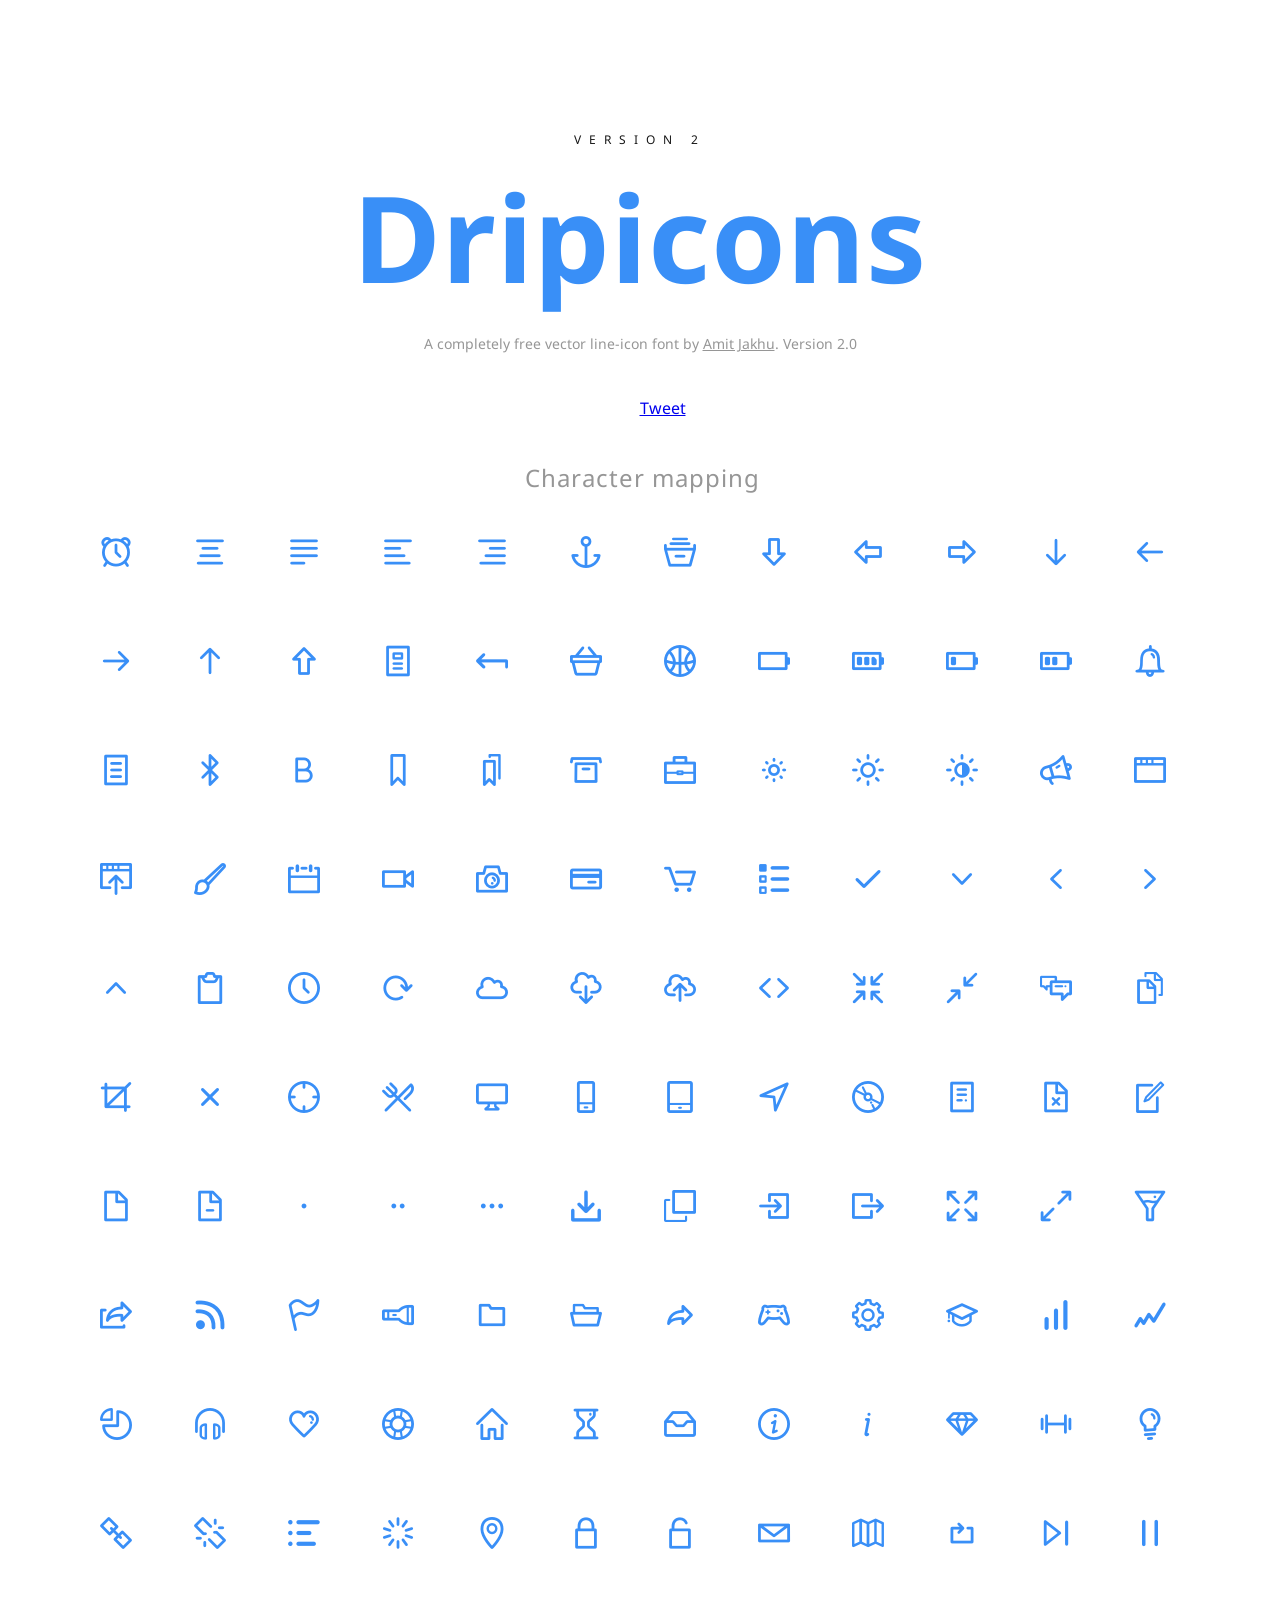
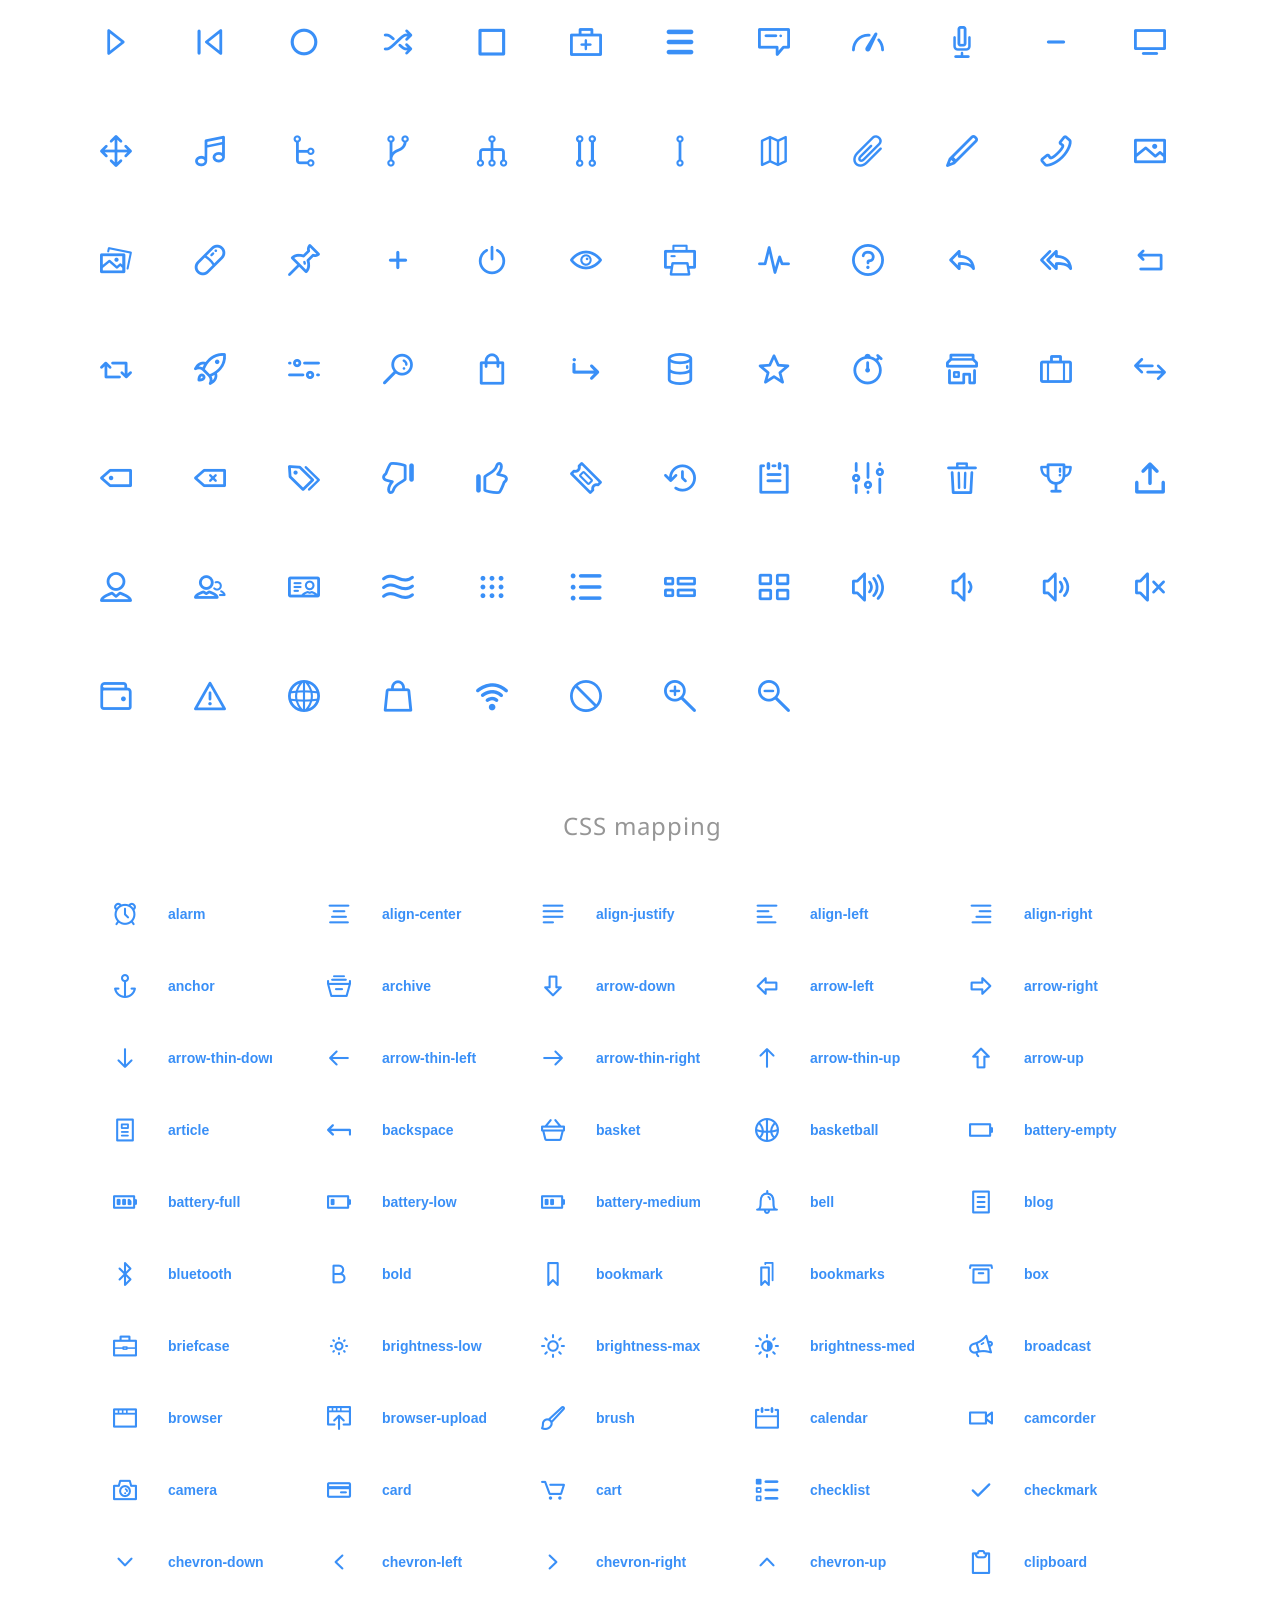
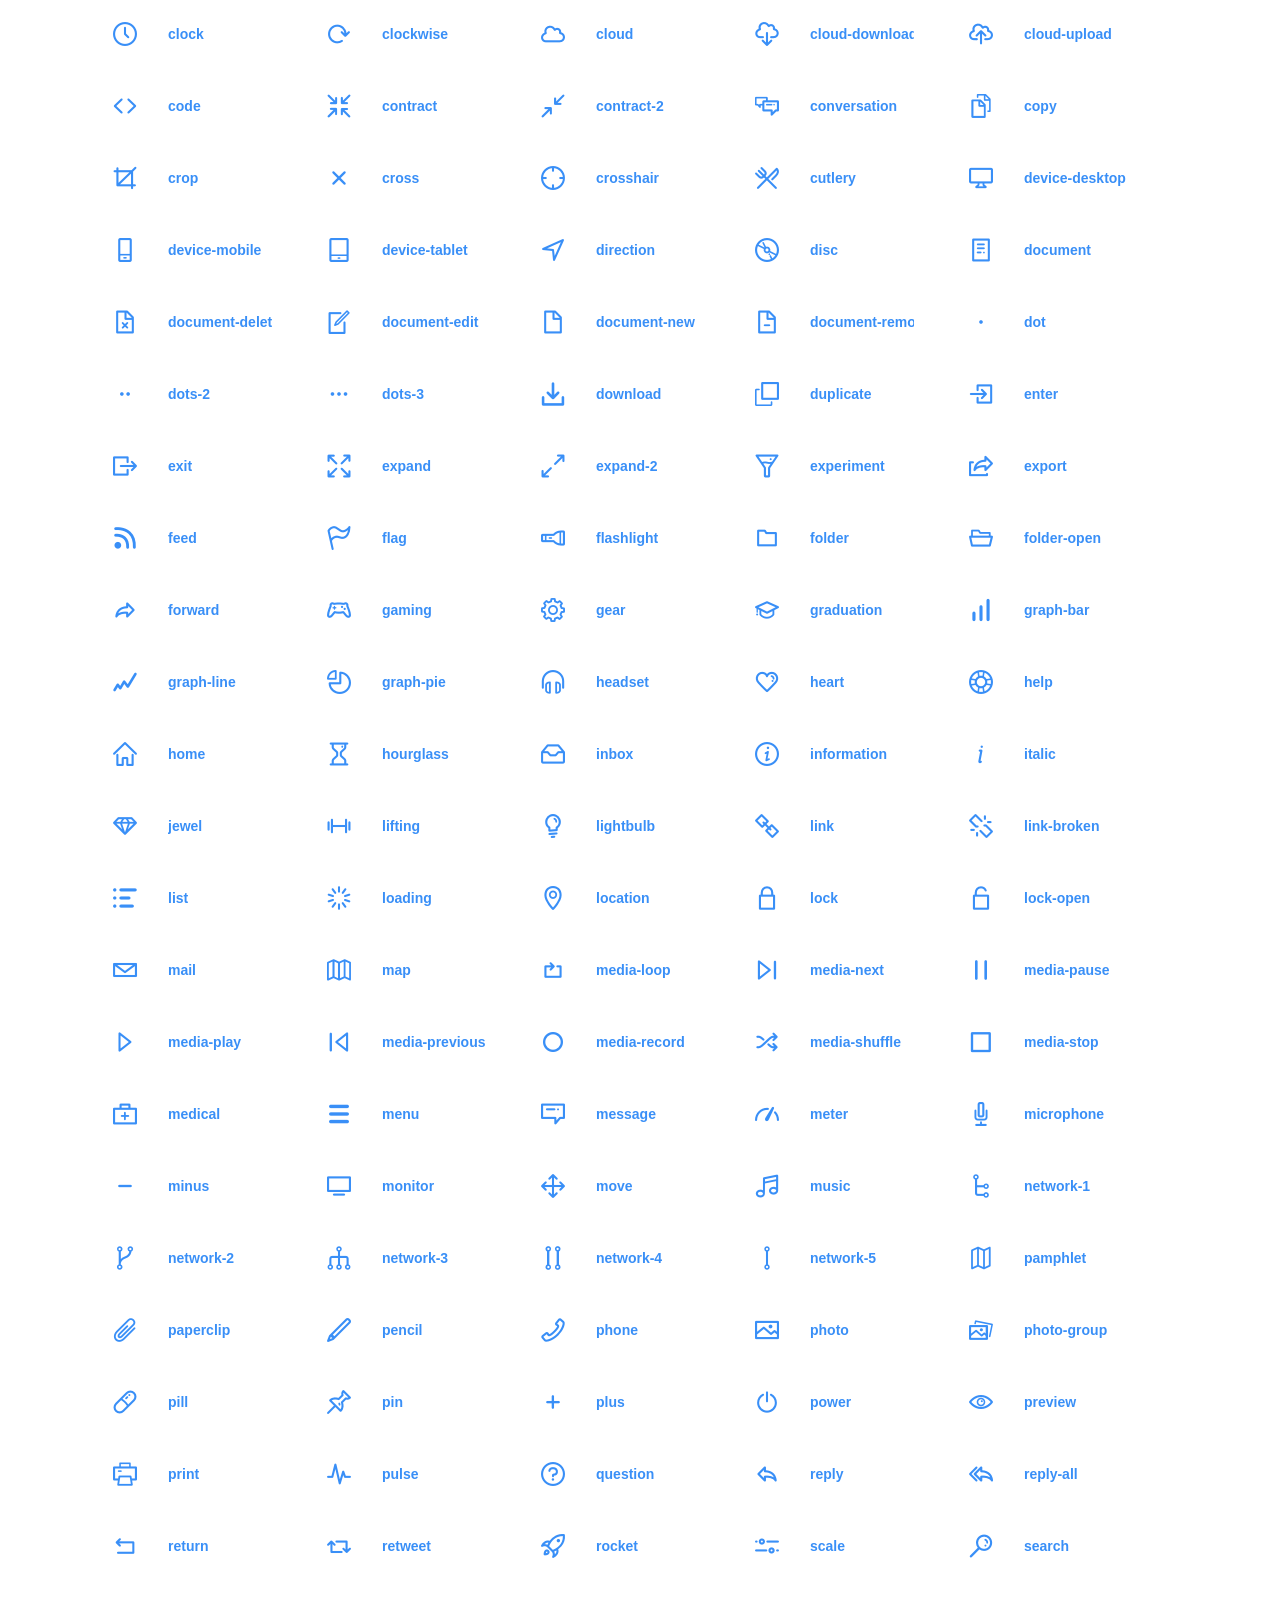
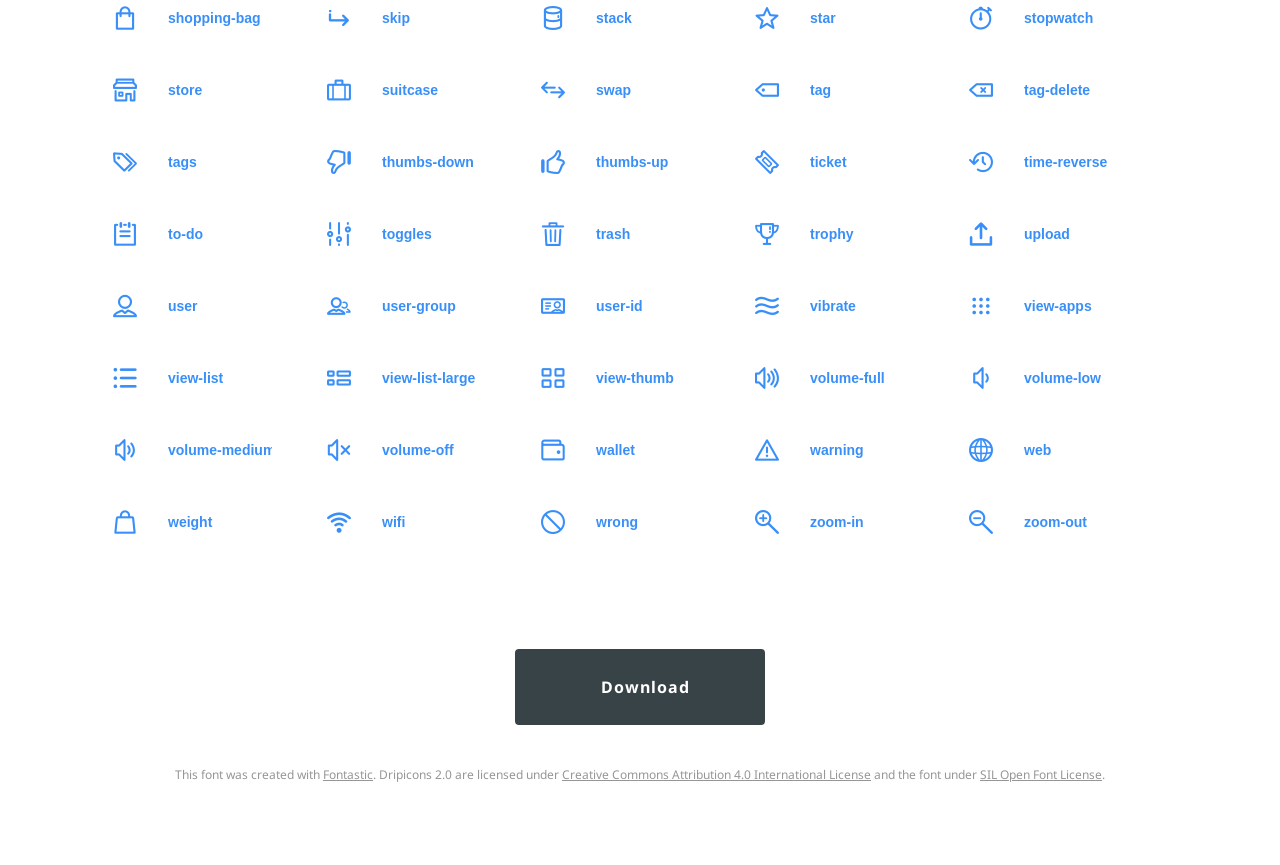
<file: RebelCmsTemplate/wwwroot/vendors/dripicons/icons-reference.html>
<!DOCTYPE html>
<html lang="en">

<head>
    <meta charset="utf-8">
    <meta http-equiv="X-UA-Compatible" content="IE=edge,chrome=1">
    <meta name="viewport" content="width=device-width,initial-scale=1">
    <title>Dripicons - V2 (Line-Icon Font) by Amit Jakhu</title>
    <meta name="description" content="A completely vector line-icon font by Amit Jakhu.">
    <meta name="keywords"
          content="Amit Jakhu,Dripicons,Icons,Iconset,Free Icons,Line Icons,Linicons,V2,Version 2,Icon,Toronto,Canada,Dribbble,Behance,Download,Resource,Designerfuel,Design,UI,User Interface,UX,User Experience">
    <meta itemprop="name" content="Dripicons V2 (Free Iconset)">
    <meta itemprop="description" content="A completely vector line-icon font by Amit Jakhu.">
    <meta itemprop="image" content="http://demo.amitjakhu.com/dripicons/img/dripicons.png">

    <meta property="og:title" content="Dripicons V2 (Free Iconset)"/>
    <meta property="og:type" content="product"/>
    <meta property="og:url" content="http://demo.amitjakhu.com/dripicons/"/>
    <meta property="og:image" content="http://demo.amitjakhu.com/dripicons/img/dripicons.png"/>
    <meta property="og:description" content="A completely free vector line-icon font by Amit Jakhu."/>
    <meta property="og:site_name" content="Dripicons V2 (Free Iconset)"/>

    <link href="http://fonts.googleapis.com/css?family=Dosis:400,500,700" rel="stylesheet" type="text/css">
    <link rel="stylesheet" href="style.css">
    <link rel="stylesheet" href="webfont.css">
</head>

<body>
<script>(function (d, s, id) {
    var js, fjs = d.getElementsByTagName(s)[0];
    if (d.getElementById(id)) return;
    js = d.createElement(s);
    js.id = id;
    js.src = "//connect.facebook.net/en_US/all.js#xfbml=1&appId=272937136072184";
    fjs.parentNode.insertBefore(js, fjs);

}(document, 'script', 'facebook-jssdk'));</script>
<div class="container">
    <h4>Version 2</h4>
    <h1>Dripicons</h1>
    <p class="small">A completely free vector line-icon font by <a href="http://amitjakhu.com">Amit Jakhu</a>. Version
        2.0</p>
    <ul class="share">
        <li>
            <div class="fb-like" data-width="The pixel width of the plugin" data-height="The pixel height of the plugin"
                 data-colorscheme="light" data-layout="button_count" data-action="like" data-show-faces="false"
                 data-send="false"></div>
        </li>
        <li><a href="https://twitter.com/share" class="twitter-share-button" data-via="amitjakhu">Tweet</a>
            <script>!function (d, s, id) {
                var js, fjs = d.getElementsByTagName(s)[0], p = /^http:/.test(d.location) ? 'http' : 'https';
                if (!d.getElementById(id)) {
                    js = d.createElement(s);
                    js.id = id;
                    js.src = p + '://platform.twitter.com/widgets.js';
                    fjs.parentNode.insertBefore(js, fjs);
                }
            }(document, 'script', 'twitter-wjs');</script>
        </li>
    </ul>
    <h2>Character mapping</h2>
    <ul class="glyphs character-mapping">
        <li>
            <div data-icon="a" class="icon"></div>
            <input type="text" readonly="readonly" value="a">
        </li>
        <li>
            <div data-icon="b" class="icon"></div>
            <input type="text" readonly="readonly" value="b">
        </li>
        <li>
            <div data-icon="c" class="icon"></div>
            <input type="text" readonly="readonly" value="c">
        </li>
        <li>
            <div data-icon="d" class="icon"></div>
            <input type="text" readonly="readonly" value="d">
        </li>
        <li>
            <div data-icon="e" class="icon"></div>
            <input type="text" readonly="readonly" value="e">
        </li>
        <li>
            <div data-icon="f" class="icon"></div>
            <input type="text" readonly="readonly" value="f">
        </li>
        <li>
            <div data-icon="g" class="icon"></div>
            <input type="text" readonly="readonly" value="g">
        </li>
        <li>
            <div data-icon="h" class="icon"></div>
            <input type="text" readonly="readonly" value="h">
        </li>
        <li>
            <div data-icon="i" class="icon"></div>
            <input type="text" readonly="readonly" value="i">
        </li>
        <li>
            <div data-icon="j" class="icon"></div>
            <input type="text" readonly="readonly" value="j">
        </li>
        <li>
            <div data-icon="k" class="icon"></div>
            <input type="text" readonly="readonly" value="k">
        </li>
        <li>
            <div data-icon="l" class="icon"></div>
            <input type="text" readonly="readonly" value="l">
        </li>
        <li>
            <div data-icon="m" class="icon"></div>
            <input type="text" readonly="readonly" value="m">
        </li>
        <li>
            <div data-icon="n" class="icon"></div>
            <input type="text" readonly="readonly" value="n">
        </li>
        <li>
            <div data-icon="o" class="icon"></div>
            <input type="text" readonly="readonly" value="o">
        </li>
        <li>
            <div data-icon="p" class="icon"></div>
            <input type="text" readonly="readonly" value="p">
        </li>
        <li>
            <div data-icon="q" class="icon"></div>
            <input type="text" readonly="readonly" value="q">
        </li>
        <li>
            <div data-icon="r" class="icon"></div>
            <input type="text" readonly="readonly" value="r">
        </li>
        <li>
            <div data-icon="s" class="icon"></div>
            <input type="text" readonly="readonly" value="s">
        </li>
        <li>
            <div data-icon="t" class="icon"></div>
            <input type="text" readonly="readonly" value="t">
        </li>
        <li>
            <div data-icon="u" class="icon"></div>
            <input type="text" readonly="readonly" value="u">
        </li>
        <li>
            <div data-icon="v" class="icon"></div>
            <input type="text" readonly="readonly" value="v">
        </li>
        <li>
            <div data-icon="w" class="icon"></div>
            <input type="text" readonly="readonly" value="w">
        </li>
        <li>
            <div data-icon="x" class="icon"></div>
            <input type="text" readonly="readonly" value="x">
        </li>
        <li>
            <div data-icon="y" class="icon"></div>
            <input type="text" readonly="readonly" value="y">
        </li>
        <li>
            <div data-icon="z" class="icon"></div>
            <input type="text" readonly="readonly" value="z">
        </li>
        <li>
            <div data-icon="A" class="icon"></div>
            <input type="text" readonly="readonly" value="A">
        </li>
        <li>
            <div data-icon="B" class="icon"></div>
            <input type="text" readonly="readonly" value="B">
        </li>
        <li>
            <div data-icon="C" class="icon"></div>
            <input type="text" readonly="readonly" value="C">
        </li>
        <li>
            <div data-icon="D" class="icon"></div>
            <input type="text" readonly="readonly" value="D">
        </li>
        <li>
            <div data-icon="E" class="icon"></div>
            <input type="text" readonly="readonly" value="E">
        </li>
        <li>
            <div data-icon="F" class="icon"></div>
            <input type="text" readonly="readonly" value="F">
        </li>
        <li>
            <div data-icon="G" class="icon"></div>
            <input type="text" readonly="readonly" value="G">
        </li>
        <li>
            <div data-icon="H" class="icon"></div>
            <input type="text" readonly="readonly" value="H">
        </li>
        <li>
            <div data-icon="I" class="icon"></div>
            <input type="text" readonly="readonly" value="I">
        </li>
        <li>
            <div data-icon="J" class="icon"></div>
            <input type="text" readonly="readonly" value="J">
        </li>
        <li>
            <div data-icon="K" class="icon"></div>
            <input type="text" readonly="readonly" value="K">
        </li>
        <li>
            <div data-icon="L" class="icon"></div>
            <input type="text" readonly="readonly" value="L">
        </li>
        <li>
            <div data-icon="M" class="icon"></div>
            <input type="text" readonly="readonly" value="M">
        </li>
        <li>
            <div data-icon="N" class="icon"></div>
            <input type="text" readonly="readonly" value="N">
        </li>
        <li>
            <div data-icon="O" class="icon"></div>
            <input type="text" readonly="readonly" value="O">
        </li>
        <li>
            <div data-icon="P" class="icon"></div>
            <input type="text" readonly="readonly" value="P">
        </li>
        <li>
            <div data-icon="Q" class="icon"></div>
            <input type="text" readonly="readonly" value="Q">
        </li>
        <li>
            <div data-icon="R" class="icon"></div>
            <input type="text" readonly="readonly" value="R">
        </li>
        <li>
            <div data-icon="S" class="icon"></div>
            <input type="text" readonly="readonly" value="S">
        </li>
        <li>
            <div data-icon="T" class="icon"></div>
            <input type="text" readonly="readonly" value="T">
        </li>
        <li>
            <div data-icon="U" class="icon"></div>
            <input type="text" readonly="readonly" value="U">
        </li>
        <li>
            <div data-icon="V" class="icon"></div>
            <input type="text" readonly="readonly" value="V">
        </li>
        <li>
            <div data-icon="W" class="icon"></div>
            <input type="text" readonly="readonly" value="W">
        </li>
        <li>
            <div data-icon="X" class="icon"></div>
            <input type="text" readonly="readonly" value="X">
        </li>
        <li>
            <div data-icon="Y" class="icon"></div>
            <input type="text" readonly="readonly" value="Y">
        </li>
        <li>
            <div data-icon="Z" class="icon"></div>
            <input type="text" readonly="readonly" value="Z">
        </li>
        <li>
            <div data-icon="0" class="icon"></div>
            <input type="text" readonly="readonly" value="0">
        </li>
        <li>
            <div data-icon="1" class="icon"></div>
            <input type="text" readonly="readonly" value="1">
        </li>
        <li>
            <div data-icon="2" class="icon"></div>
            <input type="text" readonly="readonly" value="2">
        </li>
        <li>
            <div data-icon="3" class="icon"></div>
            <input type="text" readonly="readonly" value="3">
        </li>
        <li>
            <div data-icon="4" class="icon"></div>
            <input type="text" readonly="readonly" value="4">
        </li>
        <li>
            <div data-icon="5" class="icon"></div>
            <input type="text" readonly="readonly" value="5">
        </li>
        <li>
            <div data-icon="6" class="icon"></div>
            <input type="text" readonly="readonly" value="6">
        </li>
        <li>
            <div data-icon="7" class="icon"></div>
            <input type="text" readonly="readonly" value="7">
        </li>
        <li>
            <div data-icon="8" class="icon"></div>
            <input type="text" readonly="readonly" value="8">
        </li>
        <li>
            <div data-icon="9" class="icon"></div>
            <input type="text" readonly="readonly" value="9">
        </li>
        <li>
            <div data-icon="!" class="icon"></div>
            <input type="text" readonly="readonly" value="!">
        </li>
        <li>
            <div data-icon="&#34;" class="icon"></div>
            <input type="text" readonly="readonly" value="&quot;">
        </li>
        <li>
            <div data-icon="#" class="icon"></div>
            <input type="text" readonly="readonly" value="#">
        </li>
        <li>
            <div data-icon="$" class="icon"></div>
            <input type="text" readonly="readonly" value="$">
        </li>
        <li>
            <div data-icon="%" class="icon"></div>
            <input type="text" readonly="readonly" value="%">
        </li>
        <li>
            <div data-icon="&" class="icon"></div>
            <input type="text" readonly="readonly" value="&amp;">
        </li>
        <li>
            <div data-icon="'" class="icon"></div>
            <input type="text" readonly="readonly" value="&#39;">
        </li>
        <li>
            <div data-icon="(" class="icon"></div>
            <input type="text" readonly="readonly" value="(">
        </li>
        <li>
            <div data-icon=")" class="icon"></div>
            <input type="text" readonly="readonly" value=")">
        </li>
        <li>
            <div data-icon="*" class="icon"></div>
            <input type="text" readonly="readonly" value="*">
        </li>
        <li>
            <div data-icon="+" class="icon"></div>
            <input type="text" readonly="readonly" value="+">
        </li>
        <li>
            <div data-icon="," class="icon"></div>
            <input type="text" readonly="readonly" value=",">
        </li>
        <li>
            <div data-icon="-" class="icon"></div>
            <input type="text" readonly="readonly" value="-">
        </li>
        <li>
            <div data-icon="." class="icon"></div>
            <input type="text" readonly="readonly" value=".">
        </li>
        <li>
            <div data-icon="/" class="icon"></div>
            <input type="text" readonly="readonly" value="/">
        </li>
        <li>
            <div data-icon=":" class="icon"></div>
            <input type="text" readonly="readonly" value=":">
        </li>
        <li>
            <div data-icon=";" class="icon"></div>
            <input type="text" readonly="readonly" value=";">
        </li>
        <li>
            <div data-icon="<" class="icon"></div>
            <input type="text" readonly="readonly" value="&lt;">
        </li>
        <li>
            <div data-icon="=" class="icon"></div>
            <input type="text" readonly="readonly" value="=">
        </li>
        <li>
            <div data-icon=">" class="icon"></div>
            <input type="text" readonly="readonly" value="&gt;">
        </li>
        <li>
            <div data-icon="?" class="icon"></div>
            <input type="text" readonly="readonly" value="?">
        </li>
        <li>
            <div data-icon="@" class="icon"></div>
            <input type="text" readonly="readonly" value="@">
        </li>
        <li>
            <div data-icon="[" class="icon"></div>
            <input type="text" readonly="readonly" value="[">
        </li>
        <li>
            <div data-icon="]" class="icon"></div>
            <input type="text" readonly="readonly" value="]">
        </li>
        <li>
            <div data-icon="^" class="icon"></div>
            <input type="text" readonly="readonly" value="^">
        </li>
        <li>
            <div data-icon="_" class="icon"></div>
            <input type="text" readonly="readonly" value="_">
        </li>
        <li>
            <div data-icon="`" class="icon"></div>
            <input type="text" readonly="readonly" value="`">
        </li>
        <li>
            <div data-icon="{" class="icon"></div>
            <input type="text" readonly="readonly" value="{">
        </li>
        <li>
            <div data-icon="|" class="icon"></div>
            <input type="text" readonly="readonly" value="|">
        </li>
        <li>
            <div data-icon="}" class="icon"></div>
            <input type="text" readonly="readonly" value="}">
        </li>
        <li>
            <div data-icon="~" class="icon"></div>
            <input type="text" readonly="readonly" value="~">
        </li>
        <li>
            <div data-icon="\" class="icon"></div>
            <input type="text" readonly="readonly" value="\">
        </li>
        <li>
            <div data-icon="&#xe000;" class="icon"></div>
            <input type="text" readonly="readonly" value="&amp;#xe000;">
        </li>
        <li>
            <div data-icon="&#xe001;" class="icon"></div>
            <input type="text" readonly="readonly" value="&amp;#xe001;">
        </li>
        <li>
            <div data-icon="&#xe002;" class="icon"></div>
            <input type="text" readonly="readonly" value="&amp;#xe002;">
        </li>
        <li>
            <div data-icon="&#xe003;" class="icon"></div>
            <input type="text" readonly="readonly" value="&amp;#xe003;">
        </li>
        <li>
            <div data-icon="&#xe004;" class="icon"></div>
            <input type="text" readonly="readonly" value="&amp;#xe004;">
        </li>
        <li>
            <div data-icon="&#xe005;" class="icon"></div>
            <input type="text" readonly="readonly" value="&amp;#xe005;">
        </li>
        <li>
            <div data-icon="&#xe006;" class="icon"></div>
            <input type="text" readonly="readonly" value="&amp;#xe006;">
        </li>
        <li>
            <div data-icon="&#xe007;" class="icon"></div>
            <input type="text" readonly="readonly" value="&amp;#xe007;">
        </li>
        <li>
            <div data-icon="&#xe008;" class="icon"></div>
            <input type="text" readonly="readonly" value="&amp;#xe008;">
        </li>
        <li>
            <div data-icon="&#xe009;" class="icon"></div>
            <input type="text" readonly="readonly" value="&amp;#xe009;">
        </li>
        <li>
            <div data-icon="&#xe00a;" class="icon"></div>
            <input type="text" readonly="readonly" value="&amp;#xe00a;">
        </li>
        <li>
            <div data-icon="&#xe00b;" class="icon"></div>
            <input type="text" readonly="readonly" value="&amp;#xe00b;">
        </li>
        <li>
            <div data-icon="&#xe00c;" class="icon"></div>
            <input type="text" readonly="readonly" value="&amp;#xe00c;">
        </li>
        <li>
            <div data-icon="&#xe00d;" class="icon"></div>
            <input type="text" readonly="readonly" value="&amp;#xe00d;">
        </li>
        <li>
            <div data-icon="&#xe00e;" class="icon"></div>
            <input type="text" readonly="readonly" value="&amp;#xe00e;">
        </li>
        <li>
            <div data-icon="&#xe00f;" class="icon"></div>
            <input type="text" readonly="readonly" value="&amp;#xe00f;">
        </li>
        <li>
            <div data-icon="&#xe010;" class="icon"></div>
            <input type="text" readonly="readonly" value="&amp;#xe010;">
        </li>
        <li>
            <div data-icon="&#xe011;" class="icon"></div>
            <input type="text" readonly="readonly" value="&amp;#xe011;">
        </li>
        <li>
            <div data-icon="&#xe012;" class="icon"></div>
            <input type="text" readonly="readonly" value="&amp;#xe012;">
        </li>
        <li>
            <div data-icon="&#xe013;" class="icon"></div>
            <input type="text" readonly="readonly" value="&amp;#xe013;">
        </li>
        <li>
            <div data-icon="&#xe014;" class="icon"></div>
            <input type="text" readonly="readonly" value="&amp;#xe014;">
        </li>
        <li>
            <div data-icon="&#xe015;" class="icon"></div>
            <input type="text" readonly="readonly" value="&amp;#xe015;">
        </li>
        <li>
            <div data-icon="&#xe016;" class="icon"></div>
            <input type="text" readonly="readonly" value="&amp;#xe016;">
        </li>
        <li>
            <div data-icon="&#xe017;" class="icon"></div>
            <input type="text" readonly="readonly" value="&amp;#xe017;">
        </li>
        <li>
            <div data-icon="&#xe018;" class="icon"></div>
            <input type="text" readonly="readonly" value="&amp;#xe018;">
        </li>
        <li>
            <div data-icon="&#xe019;" class="icon"></div>
            <input type="text" readonly="readonly" value="&amp;#xe019;">
        </li>
        <li>
            <div data-icon="&#xe01a;" class="icon"></div>
            <input type="text" readonly="readonly" value="&amp;#xe01a;">
        </li>
        <li>
            <div data-icon="&#xe01b;" class="icon"></div>
            <input type="text" readonly="readonly" value="&amp;#xe01b;">
        </li>
        <li>
            <div data-icon="&#xe01c;" class="icon"></div>
            <input type="text" readonly="readonly" value="&amp;#xe01c;">
        </li>
        <li>
            <div data-icon="&#xe01d;" class="icon"></div>
            <input type="text" readonly="readonly" value="&amp;#xe01d;">
        </li>
        <li>
            <div data-icon="&#xe01e;" class="icon"></div>
            <input type="text" readonly="readonly" value="&amp;#xe01e;">
        </li>
        <li>
            <div data-icon="&#xe01f;" class="icon"></div>
            <input type="text" readonly="readonly" value="&amp;#xe01f;">
        </li>
        <li>
            <div data-icon="&#xe020;" class="icon"></div>
            <input type="text" readonly="readonly" value="&amp;#xe020;">
        </li>
        <li>
            <div data-icon="&#xe021;" class="icon"></div>
            <input type="text" readonly="readonly" value="&amp;#xe021;">
        </li>
        <li>
            <div data-icon="&#xe022;" class="icon"></div>
            <input type="text" readonly="readonly" value="&amp;#xe022;">
        </li>
        <li>
            <div data-icon="&#xe023;" class="icon"></div>
            <input type="text" readonly="readonly" value="&amp;#xe023;">
        </li>
        <li>
            <div data-icon="&#xe024;" class="icon"></div>
            <input type="text" readonly="readonly" value="&amp;#xe024;">
        </li>
        <li>
            <div data-icon="&#xe025;" class="icon"></div>
            <input type="text" readonly="readonly" value="&amp;#xe025;">
        </li>
        <li>
            <div data-icon="&#xe026;" class="icon"></div>
            <input type="text" readonly="readonly" value="&amp;#xe026;">
        </li>
        <li>
            <div data-icon="&#xe027;" class="icon"></div>
            <input type="text" readonly="readonly" value="&amp;#xe027;">
        </li>
        <li>
            <div data-icon="&#xe028;" class="icon"></div>
            <input type="text" readonly="readonly" value="&amp;#xe028;">
        </li>
        <li>
            <div data-icon="&#xe029;" class="icon"></div>
            <input type="text" readonly="readonly" value="&amp;#xe029;">
        </li>
        <li>
            <div data-icon="&#xe02a;" class="icon"></div>
            <input type="text" readonly="readonly" value="&amp;#xe02a;">
        </li>
        <li>
            <div data-icon="&#xe02b;" class="icon"></div>
            <input type="text" readonly="readonly" value="&amp;#xe02b;">
        </li>
        <li>
            <div data-icon="&#xe02c;" class="icon"></div>
            <input type="text" readonly="readonly" value="&amp;#xe02c;">
        </li>
        <li>
            <div data-icon="&#xe02d;" class="icon"></div>
            <input type="text" readonly="readonly" value="&amp;#xe02d;">
        </li>
        <li>
            <div data-icon="&#xe02e;" class="icon"></div>
            <input type="text" readonly="readonly" value="&amp;#xe02e;">
        </li>
        <li>
            <div data-icon="&#xe02f;" class="icon"></div>
            <input type="text" readonly="readonly" value="&amp;#xe02f;">
        </li>
        <li>
            <div data-icon="&#xe030;" class="icon"></div>
            <input type="text" readonly="readonly" value="&amp;#xe030;">
        </li>
        <li>
            <div data-icon="&#xe031;" class="icon"></div>
            <input type="text" readonly="readonly" value="&amp;#xe031;">
        </li>
        <li>
            <div data-icon="&#xe032;" class="icon"></div>
            <input type="text" readonly="readonly" value="&amp;#xe032;">
        </li>
        <li>
            <div data-icon="&#xe033;" class="icon"></div>
            <input type="text" readonly="readonly" value="&amp;#xe033;">
        </li>
        <li>
            <div data-icon="&#xe034;" class="icon"></div>
            <input type="text" readonly="readonly" value="&amp;#xe034;">
        </li>
        <li>
            <div data-icon="&#xe035;" class="icon"></div>
            <input type="text" readonly="readonly" value="&amp;#xe035;">
        </li>
        <li>
            <div data-icon="&#xe036;" class="icon"></div>
            <input type="text" readonly="readonly" value="&amp;#xe036;">
        </li>
        <li>
            <div data-icon="&#xe037;" class="icon"></div>
            <input type="text" readonly="readonly" value="&amp;#xe037;">
        </li>
        <li>
            <div data-icon="&#xe038;" class="icon"></div>
            <input type="text" readonly="readonly" value="&amp;#xe038;">
        </li>
        <li>
            <div data-icon="&#xe039;" class="icon"></div>
            <input type="text" readonly="readonly" value="&amp;#xe039;">
        </li>
        <li>
            <div data-icon="&#xe03a;" class="icon"></div>
            <input type="text" readonly="readonly" value="&amp;#xe03a;">
        </li>
        <li>
            <div data-icon="&#xe03b;" class="icon"></div>
            <input type="text" readonly="readonly" value="&amp;#xe03b;">
        </li>
        <li>
            <div data-icon="&#xe03c;" class="icon"></div>
            <input type="text" readonly="readonly" value="&amp;#xe03c;">
        </li>
        <li>
            <div data-icon="&#xe03d;" class="icon"></div>
            <input type="text" readonly="readonly" value="&amp;#xe03d;">
        </li>
        <li>
            <div data-icon="&#xe03e;" class="icon"></div>
            <input type="text" readonly="readonly" value="&amp;#xe03e;">
        </li>
        <li>
            <div data-icon="&#xe03f;" class="icon"></div>
            <input type="text" readonly="readonly" value="&amp;#xe03f;">
        </li>
        <li>
            <div data-icon="&#xe040;" class="icon"></div>
            <input type="text" readonly="readonly" value="&amp;#xe040;">
        </li>
        <li>
            <div data-icon="&#xe041;" class="icon"></div>
            <input type="text" readonly="readonly" value="&amp;#xe041;">
        </li>
        <li>
            <div data-icon="&#xe042;" class="icon"></div>
            <input type="text" readonly="readonly" value="&amp;#xe042;">
        </li>
        <li>
            <div data-icon="&#xe043;" class="icon"></div>
            <input type="text" readonly="readonly" value="&amp;#xe043;">
        </li>
        <li>
            <div data-icon="&#xe044;" class="icon"></div>
            <input type="text" readonly="readonly" value="&amp;#xe044;">
        </li>
        <li>
            <div data-icon="&#xe045;" class="icon"></div>
            <input type="text" readonly="readonly" value="&amp;#xe045;">
        </li>
        <li>
            <div data-icon="&#xe046;" class="icon"></div>
            <input type="text" readonly="readonly" value="&amp;#xe046;">
        </li>
        <li>
            <div data-icon="&#xe047;" class="icon"></div>
            <input type="text" readonly="readonly" value="&amp;#xe047;">
        </li>
        <li>
            <div data-icon="&#xe048;" class="icon"></div>
            <input type="text" readonly="readonly" value="&amp;#xe048;">
        </li>
        <li>
            <div data-icon="&#xe049;" class="icon"></div>
            <input type="text" readonly="readonly" value="&amp;#xe049;">
        </li>
        <li>
            <div data-icon="&#xe04a;" class="icon"></div>
            <input type="text" readonly="readonly" value="&amp;#xe04a;">
        </li>
        <li>
            <div data-icon="&#xe04b;" class="icon"></div>
            <input type="text" readonly="readonly" value="&amp;#xe04b;">
        </li>
        <li>
            <div data-icon="&#xe04c;" class="icon"></div>
            <input type="text" readonly="readonly" value="&amp;#xe04c;">
        </li>
        <li>
            <div data-icon="&#xe04d;" class="icon"></div>
            <input type="text" readonly="readonly" value="&amp;#xe04d;">
        </li>
        <li>
            <div data-icon="&#xe04e;" class="icon"></div>
            <input type="text" readonly="readonly" value="&amp;#xe04e;">
        </li>
        <li>
            <div data-icon="&#xe04f;" class="icon"></div>
            <input type="text" readonly="readonly" value="&amp;#xe04f;">
        </li>
        <li>
            <div data-icon="&#xe050;" class="icon"></div>
            <input type="text" readonly="readonly" value="&amp;#xe050;">
        </li>
        <li>
            <div data-icon="&#xe051;" class="icon"></div>
            <input type="text" readonly="readonly" value="&amp;#xe051;">
        </li>
        <li>
            <div data-icon="&#xe052;" class="icon"></div>
            <input type="text" readonly="readonly" value="&amp;#xe052;">
        </li>
        <li>
            <div data-icon="&#xe053;" class="icon"></div>
            <input type="text" readonly="readonly" value="&amp;#xe053;">
        </li>
        <li>
            <div data-icon="&#xe054;" class="icon"></div>
            <input type="text" readonly="readonly" value="&amp;#xe054;">
        </li>
        <li>
            <div data-icon="&#xe055;" class="icon"></div>
            <input type="text" readonly="readonly" value="&amp;#xe055;">
        </li>
        <li>
            <div data-icon="&#xe056;" class="icon"></div>
            <input type="text" readonly="readonly" value="&amp;#xe056;">
        </li>
        <li>
            <div data-icon="&#xe057;" class="icon"></div>
            <input type="text" readonly="readonly" value="&amp;#xe057;">
        </li>
        <li>
            <div data-icon="&#xe058;" class="icon"></div>
            <input type="text" readonly="readonly" value="&amp;#xe058;">
        </li>
        <li>
            <div data-icon="&#xe059;" class="icon"></div>
            <input type="text" readonly="readonly" value="&amp;#xe059;">
        </li>
        <li>
            <div data-icon="&#xe05a;" class="icon"></div>
            <input type="text" readonly="readonly" value="&amp;#xe05a;">
        </li>
        <li>
            <div data-icon="&#xe05b;" class="icon"></div>
            <input type="text" readonly="readonly" value="&amp;#xe05b;">
        </li>
        <li>
            <div data-icon="&#xe05c;" class="icon"></div>
            <input type="text" readonly="readonly" value="&amp;#xe05c;">
        </li>
        <li>
            <div data-icon="&#xe05d;" class="icon"></div>
            <input type="text" readonly="readonly" value="&amp;#xe05d;">
        </li>
        <li>
            <div data-icon="&#xe05e;" class="icon"></div>
            <input type="text" readonly="readonly" value="&amp;#xe05e;">
        </li>
        <li>
            <div data-icon="&#xe05f;" class="icon"></div>
            <input type="text" readonly="readonly" value="&amp;#xe05f;">
        </li>
        <li>
            <div data-icon="&#xe060;" class="icon"></div>
            <input type="text" readonly="readonly" value="&amp;#xe060;">
        </li>
        <li>
            <div data-icon="&#xe061;" class="icon"></div>
            <input type="text" readonly="readonly" value="&amp;#xe061;">
        </li>
        <li>
            <div data-icon="&#xe062;" class="icon"></div>
            <input type="text" readonly="readonly" value="&amp;#xe062;">
        </li>
        <li>
            <div data-icon="&#xe063;" class="icon"></div>
            <input type="text" readonly="readonly" value="&amp;#xe063;">
        </li>
        <li>
            <div data-icon="&#xe064;" class="icon"></div>
            <input type="text" readonly="readonly" value="&amp;#xe064;">
        </li>
        <li>
            <div data-icon="&#xe065;" class="icon"></div>
            <input type="text" readonly="readonly" value="&amp;#xe065;">
        </li>
        <li>
            <div data-icon="&#xe066;" class="icon"></div>
            <input type="text" readonly="readonly" value="&amp;#xe066;">
        </li>
        <li>
            <div data-icon="&#xe067;" class="icon"></div>
            <input type="text" readonly="readonly" value="&amp;#xe067;">
        </li>
        <li>
            <div data-icon="&#xe068;" class="icon"></div>
            <input type="text" readonly="readonly" value="&amp;#xe068;">
        </li>
        <li>
            <div data-icon="&#xe069;" class="icon"></div>
            <input type="text" readonly="readonly" value="&amp;#xe069;">
        </li>
    </ul>
    <h2>CSS mapping</h2>
    <ul class="glyphs css-mapping">
        <li>
            <div class="icon dripicons-alarm"></div>
            <input type="text" readonly="readonly" value="alarm">
        </li>
        <li>
            <div class="icon dripicons-align-center"></div>
            <input type="text" readonly="readonly" value="align-center">
        </li>
        <li>
            <div class="icon dripicons-align-justify"></div>
            <input type="text" readonly="readonly" value="align-justify">
        </li>
        <li>
            <div class="icon dripicons-align-left"></div>
            <input type="text" readonly="readonly" value="align-left">
        </li>
        <li>
            <div class="icon dripicons-align-right"></div>
            <input type="text" readonly="readonly" value="align-right">
        </li>
        <li>
            <div class="icon dripicons-anchor"></div>
            <input type="text" readonly="readonly" value="anchor">
        </li>
        <li>
            <div class="icon dripicons-archive"></div>
            <input type="text" readonly="readonly" value="archive">
        </li>
        <li>
            <div class="icon dripicons-arrow-down"></div>
            <input type="text" readonly="readonly" value="arrow-down">
        </li>
        <li>
            <div class="icon dripicons-arrow-left"></div>
            <input type="text" readonly="readonly" value="arrow-left">
        </li>
        <li>
            <div class="icon dripicons-arrow-right"></div>
            <input type="text" readonly="readonly" value="arrow-right">
        </li>
        <li>
            <div class="icon dripicons-arrow-thin-down"></div>
            <input type="text" readonly="readonly" value="arrow-thin-down">
        </li>
        <li>
            <div class="icon dripicons-arrow-thin-left"></div>
            <input type="text" readonly="readonly" value="arrow-thin-left">
        </li>
        <li>
            <div class="icon dripicons-arrow-thin-right"></div>
            <input type="text" readonly="readonly" value="arrow-thin-right">
        </li>
        <li>
            <div class="icon dripicons-arrow-thin-up"></div>
            <input type="text" readonly="readonly" value="arrow-thin-up">
        </li>
        <li>
            <div class="icon dripicons-arrow-up"></div>
            <input type="text" readonly="readonly" value="arrow-up">
        </li>
        <li>
            <div class="icon dripicons-article"></div>
            <input type="text" readonly="readonly" value="article">
        </li>
        <li>
            <div class="icon dripicons-backspace"></div>
            <input type="text" readonly="readonly" value="backspace">
        </li>
        <li>
            <div class="icon dripicons-basket"></div>
            <input type="text" readonly="readonly" value="basket">
        </li>
        <li>
            <div class="icon dripicons-basketball"></div>
            <input type="text" readonly="readonly" value="basketball">
        </li>
        <li>
            <div class="icon dripicons-battery-empty"></div>
            <input type="text" readonly="readonly" value="battery-empty">
        </li>
        <li>
            <div class="icon dripicons-battery-full"></div>
            <input type="text" readonly="readonly" value="battery-full">
        </li>
        <li>
            <div class="icon dripicons-battery-low"></div>
            <input type="text" readonly="readonly" value="battery-low">
        </li>
        <li>
            <div class="icon dripicons-battery-medium"></div>
            <input type="text" readonly="readonly" value="battery-medium">
        </li>
        <li>
            <div class="icon dripicons-bell"></div>
            <input type="text" readonly="readonly" value="bell">
        </li>
        <li>
            <div class="icon dripicons-blog"></div>
            <input type="text" readonly="readonly" value="blog">
        </li>
        <li>
            <div class="icon dripicons-bluetooth"></div>
            <input type="text" readonly="readonly" value="bluetooth">
        </li>
        <li>
            <div class="icon dripicons-bold"></div>
            <input type="text" readonly="readonly" value="bold">
        </li>
        <li>
            <div class="icon dripicons-bookmark"></div>
            <input type="text" readonly="readonly" value="bookmark">
        </li>
        <li>
            <div class="icon dripicons-bookmarks"></div>
            <input type="text" readonly="readonly" value="bookmarks">
        </li>
        <li>
            <div class="icon dripicons-box"></div>
            <input type="text" readonly="readonly" value="box">
        </li>
        <li>
            <div class="icon dripicons-briefcase"></div>
            <input type="text" readonly="readonly" value="briefcase">
        </li>
        <li>
            <div class="icon dripicons-brightness-low"></div>
            <input type="text" readonly="readonly" value="brightness-low">
        </li>
        <li>
            <div class="icon dripicons-brightness-max"></div>
            <input type="text" readonly="readonly" value="brightness-max">
        </li>
        <li>
            <div class="icon dripicons-brightness-medium"></div>
            <input type="text" readonly="readonly" value="brightness-medium">
        </li>
        <li>
            <div class="icon dripicons-broadcast"></div>
            <input type="text" readonly="readonly" value="broadcast">
        </li>
        <li>
            <div class="icon dripicons-browser"></div>
            <input type="text" readonly="readonly" value="browser">
        </li>
        <li>
            <div class="icon dripicons-browser-upload"></div>
            <input type="text" readonly="readonly" value="browser-upload">
        </li>
        <li>
            <div class="icon dripicons-brush"></div>
            <input type="text" readonly="readonly" value="brush">
        </li>
        <li>
            <div class="icon dripicons-calendar"></div>
            <input type="text" readonly="readonly" value="calendar">
        </li>
        <li>
            <div class="icon dripicons-camcorder"></div>
            <input type="text" readonly="readonly" value="camcorder">
        </li>
        <li>
            <div class="icon dripicons-camera"></div>
            <input type="text" readonly="readonly" value="camera">
        </li>
        <li>
            <div class="icon dripicons-card"></div>
            <input type="text" readonly="readonly" value="card">
        </li>
        <li>
            <div class="icon dripicons-cart"></div>
            <input type="text" readonly="readonly" value="cart">
        </li>
        <li>
            <div class="icon dripicons-checklist"></div>
            <input type="text" readonly="readonly" value="checklist">
        </li>
        <li>
            <div class="icon dripicons-checkmark"></div>
            <input type="text" readonly="readonly" value="checkmark">
        </li>
        <li>
            <div class="icon dripicons-chevron-down"></div>
            <input type="text" readonly="readonly" value="chevron-down">
        </li>
        <li>
            <div class="icon dripicons-chevron-left"></div>
            <input type="text" readonly="readonly" value="chevron-left">
        </li>
        <li>
            <div class="icon dripicons-chevron-right"></div>
            <input type="text" readonly="readonly" value="chevron-right">
        </li>
        <li>
            <div class="icon dripicons-chevron-up"></div>
            <input type="text" readonly="readonly" value="chevron-up">
        </li>
        <li>
            <div class="icon dripicons-clipboard"></div>
            <input type="text" readonly="readonly" value="clipboard">
        </li>
        <li>
            <div class="icon dripicons-clock"></div>
            <input type="text" readonly="readonly" value="clock">
        </li>
        <li>
            <div class="icon dripicons-clockwise"></div>
            <input type="text" readonly="readonly" value="clockwise">
        </li>
        <li>
            <div class="icon dripicons-cloud"></div>
            <input type="text" readonly="readonly" value="cloud">
        </li>
        <li>
            <div class="icon dripicons-cloud-download"></div>
            <input type="text" readonly="readonly" value="cloud-download">
        </li>
        <li>
            <div class="icon dripicons-cloud-upload"></div>
            <input type="text" readonly="readonly" value="cloud-upload">
        </li>
        <li>
            <div class="icon dripicons-code"></div>
            <input type="text" readonly="readonly" value="code">
        </li>
        <li>
            <div class="icon dripicons-contract"></div>
            <input type="text" readonly="readonly" value="contract">
        </li>
        <li>
            <div class="icon dripicons-contract-2"></div>
            <input type="text" readonly="readonly" value="contract-2">
        </li>
        <li>
            <div class="icon dripicons-conversation"></div>
            <input type="text" readonly="readonly" value="conversation">
        </li>
        <li>
            <div class="icon dripicons-copy"></div>
            <input type="text" readonly="readonly" value="copy">
        </li>
        <li>
            <div class="icon dripicons-crop"></div>
            <input type="text" readonly="readonly" value="crop">
        </li>
        <li>
            <div class="icon dripicons-cross"></div>
            <input type="text" readonly="readonly" value="cross">
        </li>
        <li>
            <div class="icon dripicons-crosshair"></div>
            <input type="text" readonly="readonly" value="crosshair">
        </li>
        <li>
            <div class="icon dripicons-cutlery"></div>
            <input type="text" readonly="readonly" value="cutlery">
        </li>
        <li>
            <div class="icon dripicons-device-desktop"></div>
            <input type="text" readonly="readonly" value="device-desktop">
        </li>
        <li>
            <div class="icon dripicons-device-mobile"></div>
            <input type="text" readonly="readonly" value="device-mobile">
        </li>
        <li>
            <div class="icon dripicons-device-tablet"></div>
            <input type="text" readonly="readonly" value="device-tablet">
        </li>
        <li>
            <div class="icon dripicons-direction"></div>
            <input type="text" readonly="readonly" value="direction">
        </li>
        <li>
            <div class="icon dripicons-disc"></div>
            <input type="text" readonly="readonly" value="disc">
        </li>
        <li>
            <div class="icon dripicons-document"></div>
            <input type="text" readonly="readonly" value="document">
        </li>
        <li>
            <div class="icon dripicons-document-delete"></div>
            <input type="text" readonly="readonly" value="document-delete">
        </li>
        <li>
            <div class="icon dripicons-document-edit"></div>
            <input type="text" readonly="readonly" value="document-edit">
        </li>
        <li>
            <div class="icon dripicons-document-new"></div>
            <input type="text" readonly="readonly" value="document-new">
        </li>
        <li>
            <div class="icon dripicons-document-remove"></div>
            <input type="text" readonly="readonly" value="document-remove">
        </li>
        <li>
            <div class="icon dripicons-dot"></div>
            <input type="text" readonly="readonly" value="dot">
        </li>
        <li>
            <div class="icon dripicons-dots-2"></div>
            <input type="text" readonly="readonly" value="dots-2">
        </li>
        <li>
            <div class="icon dripicons-dots-3"></div>
            <input type="text" readonly="readonly" value="dots-3">
        </li>
        <li>
            <div class="icon dripicons-download"></div>
            <input type="text" readonly="readonly" value="download">
        </li>
        <li>
            <div class="icon dripicons-duplicate"></div>
            <input type="text" readonly="readonly" value="duplicate">
        </li>
        <li>
            <div class="icon dripicons-enter"></div>
            <input type="text" readonly="readonly" value="enter">
        </li>
        <li>
            <div class="icon dripicons-exit"></div>
            <input type="text" readonly="readonly" value="exit">
        </li>
        <li>
            <div class="icon dripicons-expand"></div>
            <input type="text" readonly="readonly" value="expand">
        </li>
        <li>
            <div class="icon dripicons-expand-2"></div>
            <input type="text" readonly="readonly" value="expand-2">
        </li>
        <li>
            <div class="icon dripicons-experiment"></div>
            <input type="text" readonly="readonly" value="experiment">
        </li>
        <li>
            <div class="icon dripicons-export"></div>
            <input type="text" readonly="readonly" value="export">
        </li>
        <li>
            <div class="icon dripicons-feed"></div>
            <input type="text" readonly="readonly" value="feed">
        </li>
        <li>
            <div class="icon dripicons-flag"></div>
            <input type="text" readonly="readonly" value="flag">
        </li>
        <li>
            <div class="icon dripicons-flashlight"></div>
            <input type="text" readonly="readonly" value="flashlight">
        </li>
        <li>
            <div class="icon dripicons-folder"></div>
            <input type="text" readonly="readonly" value="folder">
        </li>
        <li>
            <div class="icon dripicons-folder-open"></div>
            <input type="text" readonly="readonly" value="folder-open">
        </li>
        <li>
            <div class="icon dripicons-forward"></div>
            <input type="text" readonly="readonly" value="forward">
        </li>
        <li>
            <div class="icon dripicons-gaming"></div>
            <input type="text" readonly="readonly" value="gaming">
        </li>
        <li>
            <div class="icon dripicons-gear"></div>
            <input type="text" readonly="readonly" value="gear">
        </li>
        <li>
            <div class="icon dripicons-graduation"></div>
            <input type="text" readonly="readonly" value="graduation">
        </li>
        <li>
            <div class="icon dripicons-graph-bar"></div>
            <input type="text" readonly="readonly" value="graph-bar">
        </li>
        <li>
            <div class="icon dripicons-graph-line"></div>
            <input type="text" readonly="readonly" value="graph-line">
        </li>
        <li>
            <div class="icon dripicons-graph-pie"></div>
            <input type="text" readonly="readonly" value="graph-pie">
        </li>
        <li>
            <div class="icon dripicons-headset"></div>
            <input type="text" readonly="readonly" value="headset">
        </li>
        <li>
            <div class="icon dripicons-heart"></div>
            <input type="text" readonly="readonly" value="heart">
        </li>
        <li>
            <div class="icon dripicons-help"></div>
            <input type="text" readonly="readonly" value="help">
        </li>
        <li>
            <div class="icon dripicons-home"></div>
            <input type="text" readonly="readonly" value="home">
        </li>
        <li>
            <div class="icon dripicons-hourglass"></div>
            <input type="text" readonly="readonly" value="hourglass">
        </li>
        <li>
            <div class="icon dripicons-inbox"></div>
            <input type="text" readonly="readonly" value="inbox">
        </li>
        <li>
            <div class="icon dripicons-information"></div>
            <input type="text" readonly="readonly" value="information">
        </li>
        <li>
            <div class="icon dripicons-italic"></div>
            <input type="text" readonly="readonly" value="italic">
        </li>
        <li>
            <div class="icon dripicons-jewel"></div>
            <input type="text" readonly="readonly" value="jewel">
        </li>
        <li>
            <div class="icon dripicons-lifting"></div>
            <input type="text" readonly="readonly" value="lifting">
        </li>
        <li>
            <div class="icon dripicons-lightbulb"></div>
            <input type="text" readonly="readonly" value="lightbulb">
        </li>
        <li>
            <div class="icon dripicons-link"></div>
            <input type="text" readonly="readonly" value="link">
        </li>
        <li>
            <div class="icon dripicons-link-broken"></div>
            <input type="text" readonly="readonly" value="link-broken">
        </li>
        <li>
            <div class="icon dripicons-list"></div>
            <input type="text" readonly="readonly" value="list">
        </li>
        <li>
            <div class="icon dripicons-loading"></div>
            <input type="text" readonly="readonly" value="loading">
        </li>
        <li>
            <div class="icon dripicons-location"></div>
            <input type="text" readonly="readonly" value="location">
        </li>
        <li>
            <div class="icon dripicons-lock"></div>
            <input type="text" readonly="readonly" value="lock">
        </li>
        <li>
            <div class="icon dripicons-lock-open"></div>
            <input type="text" readonly="readonly" value="lock-open">
        </li>
        <li>
            <div class="icon dripicons-mail"></div>
            <input type="text" readonly="readonly" value="mail">
        </li>
        <li>
            <div class="icon dripicons-map"></div>
            <input type="text" readonly="readonly" value="map">
        </li>
        <li>
            <div class="icon dripicons-media-loop"></div>
            <input type="text" readonly="readonly" value="media-loop">
        </li>
        <li>
            <div class="icon dripicons-media-next"></div>
            <input type="text" readonly="readonly" value="media-next">
        </li>
        <li>
            <div class="icon dripicons-media-pause"></div>
            <input type="text" readonly="readonly" value="media-pause">
        </li>
        <li>
            <div class="icon dripicons-media-play"></div>
            <input type="text" readonly="readonly" value="media-play">
        </li>
        <li>
            <div class="icon dripicons-media-previous"></div>
            <input type="text" readonly="readonly" value="media-previous">
        </li>
        <li>
            <div class="icon dripicons-media-record"></div>
            <input type="text" readonly="readonly" value="media-record">
        </li>
        <li>
            <div class="icon dripicons-media-shuffle"></div>
            <input type="text" readonly="readonly" value="media-shuffle">
        </li>
        <li>
            <div class="icon dripicons-media-stop"></div>
            <input type="text" readonly="readonly" value="media-stop">
        </li>
        <li>
            <div class="icon dripicons-medical"></div>
            <input type="text" readonly="readonly" value="medical">
        </li>
        <li>
            <div class="icon dripicons-menu"></div>
            <input type="text" readonly="readonly" value="menu">
        </li>
        <li>
            <div class="icon dripicons-message"></div>
            <input type="text" readonly="readonly" value="message">
        </li>
        <li>
            <div class="icon dripicons-meter"></div>
            <input type="text" readonly="readonly" value="meter">
        </li>
        <li>
            <div class="icon dripicons-microphone"></div>
            <input type="text" readonly="readonly" value="microphone">
        </li>
        <li>
            <div class="icon dripicons-minus"></div>
            <input type="text" readonly="readonly" value="minus">
        </li>
        <li>
            <div class="icon dripicons-monitor"></div>
            <input type="text" readonly="readonly" value="monitor">
        </li>
        <li>
            <div class="icon dripicons-move"></div>
            <input type="text" readonly="readonly" value="move">
        </li>
        <li>
            <div class="icon dripicons-music"></div>
            <input type="text" readonly="readonly" value="music">
        </li>
        <li>
            <div class="icon dripicons-network-1"></div>
            <input type="text" readonly="readonly" value="network-1">
        </li>
        <li>
            <div class="icon dripicons-network-2"></div>
            <input type="text" readonly="readonly" value="network-2">
        </li>
        <li>
            <div class="icon dripicons-network-3"></div>
            <input type="text" readonly="readonly" value="network-3">
        </li>
        <li>
            <div class="icon dripicons-network-4"></div>
            <input type="text" readonly="readonly" value="network-4">
        </li>
        <li>
            <div class="icon dripicons-network-5"></div>
            <input type="text" readonly="readonly" value="network-5">
        </li>
        <li>
            <div class="icon dripicons-pamphlet"></div>
            <input type="text" readonly="readonly" value="pamphlet">
        </li>
        <li>
            <div class="icon dripicons-paperclip"></div>
            <input type="text" readonly="readonly" value="paperclip">
        </li>
        <li>
            <div class="icon dripicons-pencil"></div>
            <input type="text" readonly="readonly" value="pencil">
        </li>
        <li>
            <div class="icon dripicons-phone"></div>
            <input type="text" readonly="readonly" value="phone">
        </li>
        <li>
            <div class="icon dripicons-photo"></div>
            <input type="text" readonly="readonly" value="photo">
        </li>
        <li>
            <div class="icon dripicons-photo-group"></div>
            <input type="text" readonly="readonly" value="photo-group">
        </li>
        <li>
            <div class="icon dripicons-pill"></div>
            <input type="text" readonly="readonly" value="pill">
        </li>
        <li>
            <div class="icon dripicons-pin"></div>
            <input type="text" readonly="readonly" value="pin">
        </li>
        <li>
            <div class="icon dripicons-plus"></div>
            <input type="text" readonly="readonly" value="plus">
        </li>
        <li>
            <div class="icon dripicons-power"></div>
            <input type="text" readonly="readonly" value="power">
        </li>
        <li>
            <div class="icon dripicons-preview"></div>
            <input type="text" readonly="readonly" value="preview">
        </li>
        <li>
            <div class="icon dripicons-print"></div>
            <input type="text" readonly="readonly" value="print">
        </li>
        <li>
            <div class="icon dripicons-pulse"></div>
            <input type="text" readonly="readonly" value="pulse">
        </li>
        <li>
            <div class="icon dripicons-question"></div>
            <input type="text" readonly="readonly" value="question">
        </li>
        <li>
            <div class="icon dripicons-reply"></div>
            <input type="text" readonly="readonly" value="reply">
        </li>
        <li>
            <div class="icon dripicons-reply-all"></div>
            <input type="text" readonly="readonly" value="reply-all">
        </li>
        <li>
            <div class="icon dripicons-return"></div>
            <input type="text" readonly="readonly" value="return">
        </li>
        <li>
            <div class="icon dripicons-retweet"></div>
            <input type="text" readonly="readonly" value="retweet">
        </li>
        <li>
            <div class="icon dripicons-rocket"></div>
            <input type="text" readonly="readonly" value="rocket">
        </li>
        <li>
            <div class="icon dripicons-scale"></div>
            <input type="text" readonly="readonly" value="scale">
        </li>
        <li>
            <div class="icon dripicons-search"></div>
            <input type="text" readonly="readonly" value="search">
        </li>
        <li>
            <div class="icon dripicons-shopping-bag"></div>
            <input type="text" readonly="readonly" value="shopping-bag">
        </li>
        <li>
            <div class="icon dripicons-skip"></div>
            <input type="text" readonly="readonly" value="skip">
        </li>
        <li>
            <div class="icon dripicons-stack"></div>
            <input type="text" readonly="readonly" value="stack">
        </li>
        <li>
            <div class="icon dripicons-star"></div>
            <input type="text" readonly="readonly" value="star">
        </li>
        <li>
            <div class="icon dripicons-stopwatch"></div>
            <input type="text" readonly="readonly" value="stopwatch">
        </li>
        <li>
            <div class="icon dripicons-store"></div>
            <input type="text" readonly="readonly" value="store">
        </li>
        <li>
            <div class="icon dripicons-suitcase"></div>
            <input type="text" readonly="readonly" value="suitcase">
        </li>
        <li>
            <div class="icon dripicons-swap"></div>
            <input type="text" readonly="readonly" value="swap">
        </li>
        <li>
            <div class="icon dripicons-tag"></div>
            <input type="text" readonly="readonly" value="tag">
        </li>
        <li>
            <div class="icon dripicons-tag-delete"></div>
            <input type="text" readonly="readonly" value="tag-delete">
        </li>
        <li>
            <div class="icon dripicons-tags"></div>
            <input type="text" readonly="readonly" value="tags">
        </li>
        <li>
            <div class="icon dripicons-thumbs-down"></div>
            <input type="text" readonly="readonly" value="thumbs-down">
        </li>
        <li>
            <div class="icon dripicons-thumbs-up"></div>
            <input type="text" readonly="readonly" value="thumbs-up">
        </li>
        <li>
            <div class="icon dripicons-ticket"></div>
            <input type="text" readonly="readonly" value="ticket">
        </li>
        <li>
            <div class="icon dripicons-time-reverse"></div>
            <input type="text" readonly="readonly" value="time-reverse">
        </li>
        <li>
            <div class="icon dripicons-to-do"></div>
            <input type="text" readonly="readonly" value="to-do">
        </li>
        <li>
            <div class="icon dripicons-toggles"></div>
            <input type="text" readonly="readonly" value="toggles">
        </li>
        <li>
            <div class="icon dripicons-trash"></div>
            <input type="text" readonly="readonly" value="trash">
        </li>
        <li>
            <div class="icon dripicons-trophy"></div>
            <input type="text" readonly="readonly" value="trophy">
        </li>
        <li>
            <div class="icon dripicons-upload"></div>
            <input type="text" readonly="readonly" value="upload">
        </li>
        <li>
            <div class="icon dripicons-user"></div>
            <input type="text" readonly="readonly" value="user">
        </li>
        <li>
            <div class="icon dripicons-user-group"></div>
            <input type="text" readonly="readonly" value="user-group">
        </li>
        <li>
            <div class="icon dripicons-user-id"></div>
            <input type="text" readonly="readonly" value="user-id">
        </li>
        <li>
            <div class="icon dripicons-vibrate"></div>
            <input type="text" readonly="readonly" value="vibrate">
        </li>
        <li>
            <div class="icon dripicons-view-apps"></div>
            <input type="text" readonly="readonly" value="view-apps">
        </li>
        <li>
            <div class="icon dripicons-view-list"></div>
            <input type="text" readonly="readonly" value="view-list">
        </li>
        <li>
            <div class="icon dripicons-view-list-large"></div>
            <input type="text" readonly="readonly" value="view-list-large">
        </li>
        <li>
            <div class="icon dripicons-view-thumb"></div>
            <input type="text" readonly="readonly" value="view-thumb">
        </li>
        <li>
            <div class="icon dripicons-volume-full"></div>
            <input type="text" readonly="readonly" value="volume-full">
        </li>
        <li>
            <div class="icon dripicons-volume-low"></div>
            <input type="text" readonly="readonly" value="volume-low">
        </li>
        <li>
            <div class="icon dripicons-volume-medium"></div>
            <input type="text" readonly="readonly" value="volume-medium">
        </li>
        <li>
            <div class="icon dripicons-volume-off"></div>
            <input type="text" readonly="readonly" value="volume-off">
        </li>
        <li>
            <div class="icon dripicons-wallet"></div>
            <input type="text" readonly="readonly" value="wallet">
        </li>
        <li>
            <div class="icon dripicons-warning"></div>
            <input type="text" readonly="readonly" value="warning">
        </li>
        <li>
            <div class="icon dripicons-web"></div>
            <input type="text" readonly="readonly" value="web">
        </li>
        <li>
            <div class="icon dripicons-weight"></div>
            <input type="text" readonly="readonly" value="weight">
        </li>
        <li>
            <div class="icon dripicons-wifi"></div>
            <input type="text" readonly="readonly" value="wifi">
        </li>
        <li>
            <div class="icon dripicons-wrong"></div>
            <input type="text" readonly="readonly" value="wrong">
        </li>
        <li>
            <div class="icon dripicons-zoom-in"></div>
            <input type="text" readonly="readonly" value="zoom-in">
        </li>
        <li>
            <div class="icon dripicons-zoom-out"></div>
            <input type="text" readonly="readonly" value="zoom-out">
        </li>
    </ul>
    <a href="http://designerfuel.tumblr.com/post/141385060889/dripicons-v2-free-iconset-available-formats"
       class="button" target="_blank"><span class="icon icon-download"></span>&nbsp;&nbsp;Download</a>
    <p class="small footer">This font was created with <a href="http://fontastic.me/">Fontastic</a>. Dripicons 2.0 are
        licensed under <a rel="license" href="https://creativecommons.org/licenses/by/4.0/" target="_blank">Creative
            Commons Attribution 4.0 International License</a> and the font under <a
                href="http://scripts.sil.org/cms/scripts/page.php?site_id=nrsi&id=OFL" target="_blank">SIL Open Font
            License</a>.</p>
</div>
<script>(function () {
    var glyphs, i, len, ref;

    ref = document.getElementsByClassName('glyphs');
    for (i = 0, len = ref.length; i < len; i++) {
        glyphs = ref[i];
        glyphs.addEventListener('click', function (event) {
            if (event.target.tagName === 'INPUT') {
                return event.target.select();
            }
        });
    }

}).call(this);

</script>
</body>

</html>
</file>
<file: RebelCmsTemplate/wwwroot/vendors/dripicons/style.css>
@import url(https://fonts.googleapis.com/css?family=Noto+Sans:400,700);

* {
    transition: all 0.15s;
}

::selection {
    background: #374347;
    color: #fff;
}

::-moz-selection {
    background: #374347;
    color: #fff;
}

html, body, div, span, applet, object, iframe, h1, h2, h3, h4, h5, h6, p, blockquote, pre, a, abbr, acronym, address, big, cite, code, del, dfn, em, img, ins, kbd, q, s, samp, small, strike, strong, sub, sup, tt, var, dl, dt, dd, ol, ul, li, fieldset, form, label, legend, table, caption, tbody, tfoot, thead, tr, th, td {
    margin: 0;
    padding: 0;
    border: 0;
    outline: 0;
    font-weight: inherit;
    font-style: inherit;
    font-family: inherit;
    font-size: 100%;
    vertical-align: baseline
}

body {
    line-height: 1;
    color: #B6B6B6;
    background: #fff;
}

ol, ul {
    list-style: none
}

table {
    border-collapse: separate;
    border-spacing: 0;
    vertical-align: middle
}

caption, th, td {
    text-align: left;
    font-weight: normal;
    vertical-align: middle
}

a img {
    border: none
}

* {
    -webkit-box-sizing: border-box;
    -moz-box-sizing: border-box;
    box-sizing: border-box
}

body {
    font-family: 'Noto Sans', 'Helvetica', 'Arial', sans-serif;
    font-weight: 400;
}

.container {
    margin: 15px auto;
    width: 90%;
    max-width: 1140px;
}

h1 {
    margin-bottom: 30px;
    font-weight: 700;
    font-size: 120px;
    line-height: 134px;
    color: #398FF7;
    text-align: center;
    text-transform: normal;
    letter-spacing: 1px;
}

h4 {
    font-size: 12px;
    line-height: 20px;
    letter-spacing: 8px;
    font-weight: 400;
    text-transform: uppercase;
    color: #161616;
    margin-bottom: 20px;
    margin-top: 130px;
    text-align: center;
}

h2 {
    color: #969696;
    font-size: 24px;
    padding: 0 0 21px 5px;
    margin: 50px 0 0 0;
    text-transform: normal;
    font-weight: 400;
    text-align: center;
    letter-spacing: 1px;
}

.small {
    font-size: 14px;
    color: #969696;
    text-align: center;
    line-height: 20px;
}

.small a {
    color: #969696;
}

.small a:hover {
    color: #398FF7
}

.footer {
    font-size: 12px;
    display: block;
    margin: 20px auto 80px auto;
    line-height: 20px;
}

.glyphs.character-mapping {
    margin: 0;
    padding: 0;
    border: none;
}

.glyphs.character-mapping li {
    margin: 0;
    display: inline-block;
    width: 90px;
    border-radius: 4px;
}

.glyphs.character-mapping .icon {
    margin: 10px 0 10px 15px;
    padding: 15px;
    position: relative;
    width: 55px;
    height: 55px;
    color: #398FF7 !important;
    overflow: hidden;
    -webkit-border-radius: 3px;
    border-radius: 3px;
    font-size: 32px;
}

.glyphs.character-mapping .icon svg {
    fill: #398FF7
}

.glyphs.character-mapping li:hover .icon {
    color: #fff !important;
}

.glyphs.character-mapping li:hover .icon svg {
    fill: #fff
}

.glyphs.character-mapping li:hover input {
    opacity: 100;
}

.glyphs.character-mapping li:hover {
    background: #374347;
}

.glyphs.character-mapping input {
    opacity: 0;
    background: #398FF7;
    color: #fff;
    margin: 0;
    padding: 10px 0;
    line-height: 12px;
    font-size: 12px;
    display: block;
    width: 100%;
    border: none;
    text-align: center;
    outline: none;
    border-bottom-right-radius: 3px;
    border-bottom-left-radius: 3px;
    font-family: 'Montserrat', 'Helvetica', 'Arial', sans-serif;
    font-weight: 400;
}

.glyphs.character-mapping input:focus {
    border: none;
}

.glyphs.character-mapping input:hover {
    border: none;
}

.glyphs.css-mapping {
    margin: 0 0 60px 0;
    padding: 30px 0 20px 30px;
    color: rgba(0, 0, 0, 0.5);
    border: none;
    -webkit-border-radius: 3px;
    border-radius: 3px;
}

.glyphs.css-mapping li {
    margin: 0 30px 20px 0;
    padding: 0;
    display: inline-block;
    overflow: hidden
}

.glyphs.css-mapping .icon {
    margin: 0;
    margin-right: 10px;
    padding: 13px;
    height: 50px;
    width: 50px;
    color: #398FF7 !important;
    overflow: hidden;
    float: left;
    font-size: 24px
}

.glyphs.css-mapping input {
    background: none;
    color: #398FF7;
    margin: 0;
    margin-top: 5px;
    padding: 8px;
    line-height: 14px;
    font-size: 14px;
    font-family: 'Montserrat', 'Helvetica', 'Arial', sans-serif;
    font-weight: 700;
    display: block;
    width: 120px;
    height: 40px;
    border: none;
    -webkit-border-radius: 5px;
    border-radius: 5px;
    outline: none;
    float: right;
}

.glyphs.css-mapping input:focus {
    border: none;
}

.glyphs.css-mapping input:hover {
}

.button {
    display: block;
    width: 250px;
    margin: 0 auto 40px auto;
    padding: 30px 50px;
    background: #374347;
    color: #fff;
    font-weight: 700;
    text-transform: normal;
    letter-spacing: 1px;
    text-decoration: none;
    text-align: center;
    border-radius: 4px;
}

.button:hover {
    background: #398FF7;
    color: #fff;
}

.share, .share li {
    padding: 0;
    list-style: none;
    max-width: 500px;
    display: block;
    text-align: center;
}

.share {
    margin: 30px auto 15px auto;
}

.share li {
    padding: 0 15px;
    margin: 0 auto;
    text-align: center;
    display: inline;
    overflow: hidden;
    position: relative;
    right: -15px;
}

.share li:first-child {
    top: -3px;
}

@media screen and (max-width: 640px) {
    h1 {
        font-size: 48px;
        line-height: 56px;
    }
}
</file>
<file: RebelCmsTemplate/wwwroot/vendors/dripicons/webfont.css>
@charset "UTF-8";

@font-face {
    font-family: "dripicons-v2";
    src: url("fonts/dripicons-v2.eot");
    src: url("fonts/dripicons-v2.eot?#iefix") format("embedded-opentype"),
    url("fonts/dripicons-v2.woff") format("woff"),
    url("fonts/dripicons-v2.ttf") format("truetype"),
    url("fonts/dripicons-v2.svg#dripicons-v2") format("svg");
    font-weight: normal;
    font-style: normal;

}

[data-icon]:before {
    font-family: "dripicons-v2" !important;
    content: attr(data-icon);
    font-style: normal !important;
    font-weight: normal !important;
    font-variant: normal !important;
    text-transform: none !important;
    speak: none;
    line-height: 1;
    -webkit-font-smoothing: antialiased;
    -moz-osx-font-smoothing: grayscale;
}

[class^="dripicons-"]:before,
[class*=" dripicons-"]:before {
    font-family: "dripicons-v2" !important;
    font-style: normal !important;
    font-weight: normal !important;
    font-variant: normal !important;
    text-transform: none !important;
    speak: none;
    line-height: 1;
    -webkit-font-smoothing: antialiased;
    -moz-osx-font-smoothing: grayscale;
}

.dripicons-alarm:before {
    content: "\61";
}

.dripicons-align-center:before {
    content: "\62";
}

.dripicons-align-justify:before {
    content: "\63";
}

.dripicons-align-left:before {
    content: "\64";
}

.dripicons-align-right:before {
    content: "\65";
}

.dripicons-anchor:before {
    content: "\66";
}

.dripicons-archive:before {
    content: "\67";
}

.dripicons-arrow-down:before {
    content: "\68";
}

.dripicons-arrow-left:before {
    content: "\69";
}

.dripicons-arrow-right:before {
    content: "\6a";
}

.dripicons-arrow-thin-down:before {
    content: "\6b";
}

.dripicons-arrow-thin-left:before {
    content: "\6c";
}

.dripicons-arrow-thin-right:before {
    content: "\6d";
}

.dripicons-arrow-thin-up:before {
    content: "\6e";
}

.dripicons-arrow-up:before {
    content: "\6f";
}

.dripicons-article:before {
    content: "\70";
}

.dripicons-backspace:before {
    content: "\71";
}

.dripicons-basket:before {
    content: "\72";
}

.dripicons-basketball:before {
    content: "\73";
}

.dripicons-battery-empty:before {
    content: "\74";
}

.dripicons-battery-full:before {
    content: "\75";
}

.dripicons-battery-low:before {
    content: "\76";
}

.dripicons-battery-medium:before {
    content: "\77";
}

.dripicons-bell:before {
    content: "\78";
}

.dripicons-blog:before {
    content: "\79";
}

.dripicons-bluetooth:before {
    content: "\7a";
}

.dripicons-bold:before {
    content: "\41";
}

.dripicons-bookmark:before {
    content: "\42";
}

.dripicons-bookmarks:before {
    content: "\43";
}

.dripicons-box:before {
    content: "\44";
}

.dripicons-briefcase:before {
    content: "\45";
}

.dripicons-brightness-low:before {
    content: "\46";
}

.dripicons-brightness-max:before {
    content: "\47";
}

.dripicons-brightness-medium:before {
    content: "\48";
}

.dripicons-broadcast:before {
    content: "\49";
}

.dripicons-browser:before {
    content: "\4a";
}

.dripicons-browser-upload:before {
    content: "\4b";
}

.dripicons-brush:before {
    content: "\4c";
}

.dripicons-calendar:before {
    content: "\4d";
}

.dripicons-camcorder:before {
    content: "\4e";
}

.dripicons-camera:before {
    content: "\4f";
}

.dripicons-card:before {
    content: "\50";
}

.dripicons-cart:before {
    content: "\51";
}

.dripicons-checklist:before {
    content: "\52";
}

.dripicons-checkmark:before {
    content: "\53";
}

.dripicons-chevron-down:before {
    content: "\54";
}

.dripicons-chevron-left:before {
    content: "\55";
}

.dripicons-chevron-right:before {
    content: "\56";
}

.dripicons-chevron-up:before {
    content: "\57";
}

.dripicons-clipboard:before {
    content: "\58";
}

.dripicons-clock:before {
    content: "\59";
}

.dripicons-clockwise:before {
    content: "\5a";
}

.dripicons-cloud:before {
    content: "\30";
}

.dripicons-cloud-download:before {
    content: "\31";
}

.dripicons-cloud-upload:before {
    content: "\32";
}

.dripicons-code:before {
    content: "\33";
}

.dripicons-contract:before {
    content: "\34";
}

.dripicons-contract-2:before {
    content: "\35";
}

.dripicons-conversation:before {
    content: "\36";
}

.dripicons-copy:before {
    content: "\37";
}

.dripicons-crop:before {
    content: "\38";
}

.dripicons-cross:before {
    content: "\39";
}

.dripicons-crosshair:before {
    content: "\21";
}

.dripicons-cutlery:before {
    content: "\22";
}

.dripicons-device-desktop:before {
    content: "\23";
}

.dripicons-device-mobile:before {
    content: "\24";
}

.dripicons-device-tablet:before {
    content: "\25";
}

.dripicons-direction:before {
    content: "\26";
}

.dripicons-disc:before {
    content: "\27";
}

.dripicons-document:before {
    content: "\28";
}

.dripicons-document-delete:before {
    content: "\29";
}

.dripicons-document-edit:before {
    content: "\2a";
}

.dripicons-document-new:before {
    content: "\2b";
}

.dripicons-document-remove:before {
    content: "\2c";
}

.dripicons-dot:before {
    content: "\2d";
}

.dripicons-dots-2:before {
    content: "\2e";
}

.dripicons-dots-3:before {
    content: "\2f";
}

.dripicons-download:before {
    content: "\3a";
}

.dripicons-duplicate:before {
    content: "\3b";
}

.dripicons-enter:before {
    content: "\3c";
}

.dripicons-exit:before {
    content: "\3d";
}

.dripicons-expand:before {
    content: "\3e";
}

.dripicons-expand-2:before {
    content: "\3f";
}

.dripicons-experiment:before {
    content: "\40";
}

.dripicons-export:before {
    content: "\5b";
}

.dripicons-feed:before {
    content: "\5d";
}

.dripicons-flag:before {
    content: "\5e";
}

.dripicons-flashlight:before {
    content: "\5f";
}

.dripicons-folder:before {
    content: "\60";
}

.dripicons-folder-open:before {
    content: "\7b";
}

.dripicons-forward:before {
    content: "\7c";
}

.dripicons-gaming:before {
    content: "\7d";
}

.dripicons-gear:before {
    content: "\7e";
}

.dripicons-graduation:before {
    content: "\5c";
}

.dripicons-graph-bar:before {
    content: "\e000";
}

.dripicons-graph-line:before {
    content: "\e001";
}

.dripicons-graph-pie:before {
    content: "\e002";
}

.dripicons-headset:before {
    content: "\e003";
}

.dripicons-heart:before {
    content: "\e004";
}

.dripicons-help:before {
    content: "\e005";
}

.dripicons-home:before {
    content: "\e006";
}

.dripicons-hourglass:before {
    content: "\e007";
}

.dripicons-inbox:before {
    content: "\e008";
}

.dripicons-information:before {
    content: "\e009";
}

.dripicons-italic:before {
    content: "\e00a";
}

.dripicons-jewel:before {
    content: "\e00b";
}

.dripicons-lifting:before {
    content: "\e00c";
}

.dripicons-lightbulb:before {
    content: "\e00d";
}

.dripicons-link:before {
    content: "\e00e";
}

.dripicons-link-broken:before {
    content: "\e00f";
}

.dripicons-list:before {
    content: "\e010";
}

.dripicons-loading:before {
    content: "\e011";
}

.dripicons-location:before {
    content: "\e012";
}

.dripicons-lock:before {
    content: "\e013";
}

.dripicons-lock-open:before {
    content: "\e014";
}

.dripicons-mail:before {
    content: "\e015";
}

.dripicons-map:before {
    content: "\e016";
}

.dripicons-media-loop:before {
    content: "\e017";
}

.dripicons-media-next:before {
    content: "\e018";
}

.dripicons-media-pause:before {
    content: "\e019";
}

.dripicons-media-play:before {
    content: "\e01a";
}

.dripicons-media-previous:before {
    content: "\e01b";
}

.dripicons-media-record:before {
    content: "\e01c";
}

.dripicons-media-shuffle:before {
    content: "\e01d";
}

.dripicons-media-stop:before {
    content: "\e01e";
}

.dripicons-medical:before {
    content: "\e01f";
}

.dripicons-menu:before {
    content: "\e020";
}

.dripicons-message:before {
    content: "\e021";
}

.dripicons-meter:before {
    content: "\e022";
}

.dripicons-microphone:before {
    content: "\e023";
}

.dripicons-minus:before {
    content: "\e024";
}

.dripicons-monitor:before {
    content: "\e025";
}

.dripicons-move:before {
    content: "\e026";
}

.dripicons-music:before {
    content: "\e027";
}

.dripicons-network-1:before {
    content: "\e028";
}

.dripicons-network-2:before {
    content: "\e029";
}

.dripicons-network-3:before {
    content: "\e02a";
}

.dripicons-network-4:before {
    content: "\e02b";
}

.dripicons-network-5:before {
    content: "\e02c";
}

.dripicons-pamphlet:before {
    content: "\e02d";
}

.dripicons-paperclip:before {
    content: "\e02e";
}

.dripicons-pencil:before {
    content: "\e02f";
}

.dripicons-phone:before {
    content: "\e030";
}

.dripicons-photo:before {
    content: "\e031";
}

.dripicons-photo-group:before {
    content: "\e032";
}

.dripicons-pill:before {
    content: "\e033";
}

.dripicons-pin:before {
    content: "\e034";
}

.dripicons-plus:before {
    content: "\e035";
}

.dripicons-power:before {
    content: "\e036";
}

.dripicons-preview:before {
    content: "\e037";
}

.dripicons-print:before {
    content: "\e038";
}

.dripicons-pulse:before {
    content: "\e039";
}

.dripicons-question:before {
    content: "\e03a";
}

.dripicons-reply:before {
    content: "\e03b";
}

.dripicons-reply-all:before {
    content: "\e03c";
}

.dripicons-return:before {
    content: "\e03d";
}

.dripicons-retweet:before {
    content: "\e03e";
}

.dripicons-rocket:before {
    content: "\e03f";
}

.dripicons-scale:before {
    content: "\e040";
}

.dripicons-search:before {
    content: "\e041";
}

.dripicons-shopping-bag:before {
    content: "\e042";
}

.dripicons-skip:before {
    content: "\e043";
}

.dripicons-stack:before {
    content: "\e044";
}

.dripicons-star:before {
    content: "\e045";
}

.dripicons-stopwatch:before {
    content: "\e046";
}

.dripicons-store:before {
    content: "\e047";
}

.dripicons-suitcase:before {
    content: "\e048";
}

.dripicons-swap:before {
    content: "\e049";
}

.dripicons-tag:before {
    content: "\e04a";
}

.dripicons-tag-delete:before {
    content: "\e04b";
}

.dripicons-tags:before {
    content: "\e04c";
}

.dripicons-thumbs-down:before {
    content: "\e04d";
}

.dripicons-thumbs-up:before {
    content: "\e04e";
}

.dripicons-ticket:before {
    content: "\e04f";
}

.dripicons-time-reverse:before {
    content: "\e050";
}

.dripicons-to-do:before {
    content: "\e051";
}

.dripicons-toggles:before {
    content: "\e052";
}

.dripicons-trash:before {
    content: "\e053";
}

.dripicons-trophy:before {
    content: "\e054";
}

.dripicons-upload:before {
    content: "\e055";
}

.dripicons-user:before {
    content: "\e056";
}

.dripicons-user-group:before {
    content: "\e057";
}

.dripicons-user-id:before {
    content: "\e058";
}

.dripicons-vibrate:before {
    content: "\e059";
}

.dripicons-view-apps:before {
    content: "\e05a";
}

.dripicons-view-list:before {
    content: "\e05b";
}

.dripicons-view-list-large:before {
    content: "\e05c";
}

.dripicons-view-thumb:before {
    content: "\e05d";
}

.dripicons-volume-full:before {
    content: "\e05e";
}

.dripicons-volume-low:before {
    content: "\e05f";
}

.dripicons-volume-medium:before {
    content: "\e060";
}

.dripicons-volume-off:before {
    content: "\e061";
}

.dripicons-wallet:before {
    content: "\e062";
}

.dripicons-warning:before {
    content: "\e063";
}

.dripicons-web:before {
    content: "\e064";
}

.dripicons-weight:before {
    content: "\e065";
}

.dripicons-wifi:before {
    content: "\e066";
}

.dripicons-wrong:before {
    content: "\e067";
}

.dripicons-zoom-in:before {
    content: "\e068";
}

.dripicons-zoom-out:before {
    content: "\e069";
}
</file>
